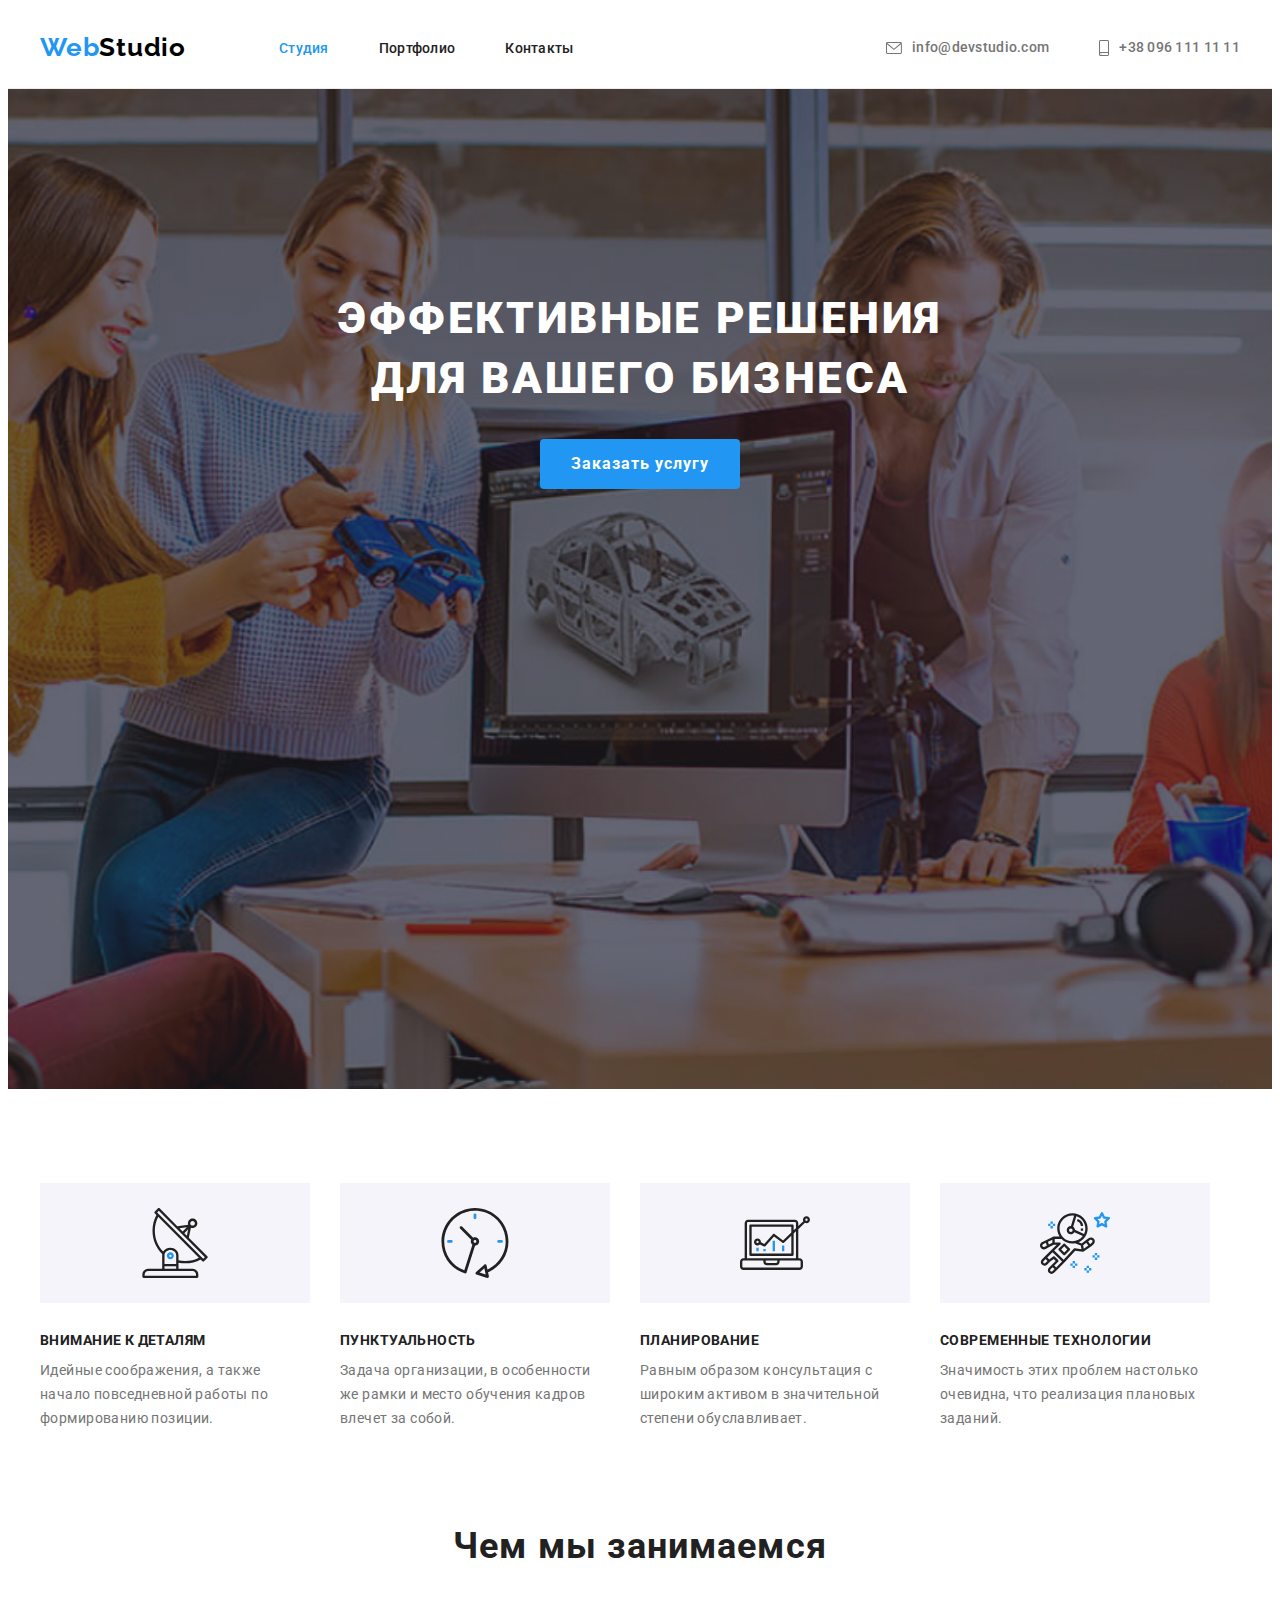
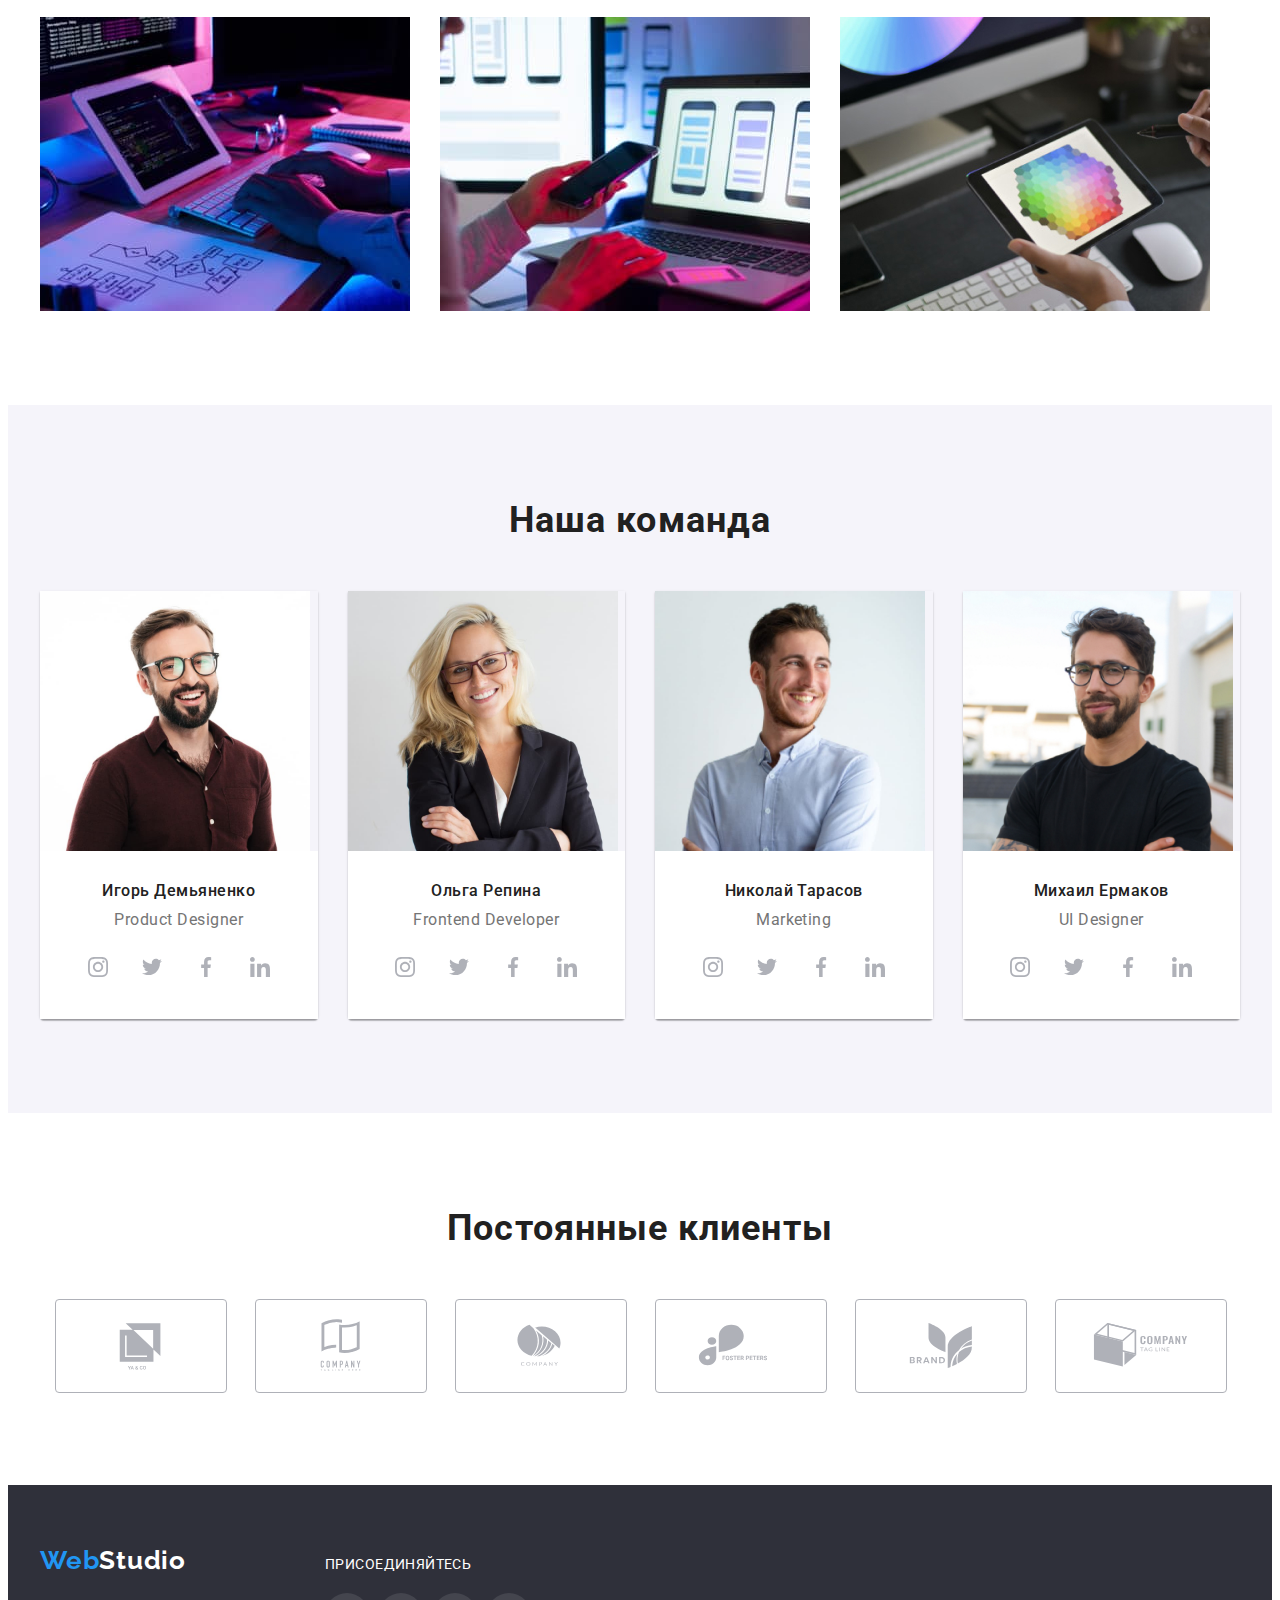
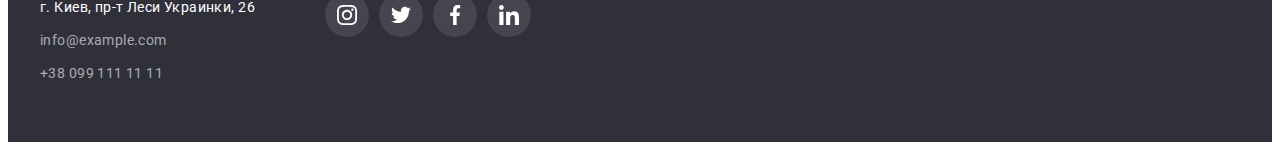
<file: index.html>
<!DOCTYPE html>
<html lang="ru">
  <head>
    <meta charset="UTF-8" />
    <meta http-equiv="X-UA-Compatible" content="IE=edge" />
    <meta name="viewport" content="width=device-width, initial-scale=1.0" />
    <link rel="preconnect" href="https://fonts.googleapis.com" />
    <link rel="preconnect" href="https://fonts.gstatic.com" crossorigin />
    <link
      href="https://fonts.googleapis.com/css2?family=Raleway:wght@700&family=Roboto:wght@400;500;700;900&display=swap"
      rel="stylesheet"
    />
    <title>Студія</title>
    <link
      rel="stylesheet"
      href="https://cdnjs.cloudflare.com/ajax/libs/modern-normalize/1.1.0/modern-normalize.min.css"
      integrity="sha512-wpPYUAdjBVSE4KJnH1VR1HeZfpl1ub8YT/NKx4PuQ5NmX2tKuGu6U/JRp5y+Y8XG2tV+wKQpNHVUX03MfMFn9Q=="
      crossorigin="anonymous"
      referrerpolicy="no-referrer"
    />
    <link rel="stylesheet" href="./css/styles.css" />
  </head>
  <body>
    <header class="header">
      <div class="container">
        <div class="header-logo">
          <a href="#" lang="en" class="header-logo-first logo"
            >Web<span class="header-logo-last logo">Studio</span>
          </a>
        </div>
        <nav class="header-nav">
          <ul class="header-list list">
            <li class="header-item"><a href="" class="header-link link corent">Студия</a></li>
            <li class="header-item">
              <a href="./portfolio.html" class="header-link link">Портфолио</a>
            </li>
            <li class="header-item"><a href="" class="header-link link">Контакты</a></li>
          </ul>
        </nav>
        <div class="header-connect">
          <a href="mailto:info@devstudio.com" class="header-mail link">
            <svg class="header-mail-icon" width="16" height="12">
              <use href="./images/icons.svg#icon-leter"></use></svg
            >info@devstudio.com
          </a>
          <a href="tel:+380961111111" class="header-tel link">
            <svg class="header-tel-icon" width="10" height="16">
              <use href="./images/icons.svg#icon-smartphone"></use></svg
            >+38 096 111 11 11</a
          >
        </div>
      </div>
    </header>
    <main class="main">
      <section class="main-caption">
        <div class="container">
          <h1 class="main-caption-title">Эффективные решения для вашего бизнеса</h1>
          <button type="button" class="main-caption-btn">Заказать услугу</button>
        </div>
      </section>
      <!-- Особенности-->
      <section class="features">
        <div class="container">
          <ul class="features-list list">
            <li class="features-item">
              <div class="features-icon">
                <svg class="features-icon-svg" width="70" height="70">
                  <use href="./images/icons.svg#icon-antenna"></use>
                </svg>
              </div>
              <h3 class="features-title">Внимание к деталям</h3>
              <p class="features-text">
                Идейные соображения, а также начало повседневной работы по формированию позиции.
              </p>
            </li>
            <li class="features-item">
              <div class="features-icon">
                <svg class="features-icon-svg" width="70" height="70">
                  <use href="./images/icons.svg#icon-clock"></use>
                </svg>
              </div>
              <h3 class="features-title">Пунктуальность</h3>
              <p class="features-text">
                Задача организации, в особенности же рамки и место обучения кадров влечет за собой.
              </p>
            </li>
            <li class="features-item">
              <div class="features-icon">
                <svg class="features-icon-svg" width="70" height="70">
                  <use href="./images/icons.svg#icon-diagram"></use>
                </svg>
              </div>
              <h3 class="features-title">Планирование</h3>
              <p class="features-text">
                Равным образом консультация с широким активом в значительной степени обуславливает.
              </p>
            </li>
            <li class="features-item">
              <div class="features-icon">
                <svg class="features-icon-svg" width="70" height="70">
                  <use href="./images/icons.svg#icon-astronaut"></use>
                </svg>
              </div>
              <h3 class="features-title">Современные технологии</h3>
              <p class="features-text">
                Значимость этих проблем настолько очевидна, что реализация плановых заданий.
              </p>
            </li>
          </ul>
        </div>
      </section>
      <!--Чем мы занимаемся-->
      <section class="product">
        <div class="container">
          <h2 class="product-title">Чем мы занимаемся</h2>
          <ul class="product-list list">
            <li class="product-item">
              <img src="./images/code.jpg" alt="Написание кода" width="370" />
            </li>
            <li class="product-item">
              <img src="./images/design.jpg" alt="Дизайна страницы" width="370" />
            </li>
            <li class="product-item">
              <img src="./images/palette.jpg" alt="Цветовая гамма" width="370" />
            </li>
          </ul>
        </div>
      </section>
      <!--Наша команда-->
      <section class="team">
        <div class="container">
          <h2 class="team-title">Наша команда</h2>
          <ul class="team-list list">
            <li class="team-item">
              <img src="./images/team/yhor_demianenko.jpg" alt="Product Designer" width="270" />
              <div class="team-info">
                <h3 class="team-hero">Игорь Демьяненко</h3>
                <p class="team-position">Product Designer</p>
                <ul class="team-soc-list list">
                  <li class="team-soc-item">
                    <a href="" class="team-soc-link link">
                      <svg class="team-soc-icon" width="20" height="20">
                        <use href="./images/icons.svg#icon-instagram"></use>
                      </svg>
                    </a>
                  </li>
                  <li class="team-soc-item">
                    <a href="" class="team-soc-link link">
                      <svg class="team-soc-icon" width="20" height="20">
                        <use href="./images/icons.svg#icon-twitter"></use>
                      </svg>
                    </a>
                  </li>
                  <li class="team-soc-item">
                    <a href="" class="team-soc-link link">
                      <svg class="team-soc-icon" width="20" height="20">
                        <use href="./images/icons.svg#icon-facebook"></use>
                      </svg>
                    </a>
                  </li>
                  <li class="team-soc-item">
                    <a href="" class="team-soc-link link">
                      <svg class="team-soc-icon" width="20" height="20">
                        <use href="./images/icons.svg#icon-linkedin"></use>
                      </svg>
                    </a>
                  </li>
                </ul>
              </div>
            </li>
            <li class="team-item">
              <img src="./images/team/olha_repyna.jpg" alt="Frontend Developer" width="270" />
              <div class="team-info">
                <h3 class="team-hero">Ольга Репина</h3>
                <p class="team-position">Frontend Developer</p>
                <ul class="team-soc-list list">
                  <li class="team-soc-item">
                    <a href="" class="team-soc-link link">
                      <svg class="team-soc-icon" width="20" height="20">
                        <use href="./images/icons.svg#icon-instagram"></use>
                      </svg>
                    </a>
                  </li>
                  <li class="team-soc-item">
                    <a href="" class="team-soc-link link">
                      <svg class="team-soc-icon" width="20" height="20">
                        <use href="./images/icons.svg#icon-twitter"></use>
                      </svg>
                    </a>
                  </li>
                  <li class="team-soc-item">
                    <a href="" class="team-soc-link link">
                      <svg class="team-soc-icon" width="20" height="20">
                        <use href="./images/icons.svg#icon-facebook"></use>
                      </svg>
                    </a>
                  </li>
                  <li class="team-soc-item">
                    <a href="" class="team-soc-link link">
                      <svg class="team-soc-icon" width="20" height="20">
                        <use href="./images/icons.svg#icon-linkedin"></use>
                      </svg>
                    </a>
                  </li>
                </ul>
              </div>
            </li>
            <li class="team-item">
              <img src="./images/team/nykolai_tarasov.jpg" alt="Marketing" width="270" />
              <div class="team-info">
                <h3 class="team-hero">Николай Тарасов</h3>
                <p class="team-position">Marketing</p>
                <ul class="team-soc-list list">
                  <li class="team-soc-item">
                    <a href="" class="team-soc-link link">
                      <svg class="team-soc-icon" width="20" height="20">
                        <use href="./images/icons.svg#icon-instagram"></use>
                      </svg>
                    </a>
                  </li>
                  <li class="team-soc-item">
                    <a href="" class="team-soc-link link">
                      <svg class="team-soc-icon" width="20" height="20">
                        <use href="./images/icons.svg#icon-twitter"></use>
                      </svg>
                    </a>
                  </li>
                  <li class="team-soc-item">
                    <a href="" class="team-soc-link link">
                      <svg class="team-soc-icon" width="20" height="20">
                        <use href="./images/icons.svg#icon-facebook"></use>
                      </svg>
                    </a>
                  </li>
                  <li class="team-soc-item">
                    <a href="" class="team-soc-link link">
                      <svg class="team-soc-icon" width="20" height="20">
                        <use href="./images/icons.svg#icon-linkedin"></use>
                      </svg>
                    </a>
                  </li>
                </ul>
              </div>
            </li>
            <li class="team-item">
              <img src="./images/team/mykhayl_ermakov.jpg" alt="UI Designer" width="270" />
              <div class="team-info">
                <h3 class="team-hero">Михаил Ермаков</h3>
                <p class="team-position">UI Designer</p>
                <ul class="team-soc-list list">
                  <li class="team-soc-item">
                    <a href="" class="team-soc-link link">
                      <svg class="team-soc-icon" width="20" height="20">
                        <use href="./images/icons.svg#icon-instagram"></use>
                      </svg>
                    </a>
                  </li>
                  <li class="team-soc-item">
                    <a href="" class="team-soc-link link">
                      <svg class="team-soc-icon" width="20" height="20">
                        <use href="./images/icons.svg#icon-twitter"></use>
                      </svg>
                    </a>
                  </li>
                  <li class="team-soc-item">
                    <a href="" class="team-soc-link link">
                      <svg class="team-soc-icon" width="20" height="20">
                        <use href="./images/icons.svg#icon-facebook"></use>
                      </svg>
                    </a>
                  </li>
                  <li class="team-soc-item">
                    <a href="" class="team-soc-link link">
                      <svg class="team-soc-icon" width="20" height="20">
                        <use href="./images/icons.svg#icon-linkedin"></use>
                      </svg>
                    </a>
                  </li>
                </ul>
              </div>
            </li>
          </ul>
        </div>
      </section>
      <!--Постоянные клиенты-->
      <section class="client">
        <div class="container">
          <h2 class="client-title">Постоянные клиенты</h2>
          <ul class="client-list list">
            <li class="client-icon-item">
              <a href="" class="client-icon-link link">
                <svg class="client-icon" width="106" height="60">
                  <use href="./images/icons.svg#icon-client-1"></use>
                </svg>
              </a>
            </li>
            <li class="client-icon-item">
              <a href="" class="client-icon-link link">
                <svg class="client-icon" width="106" height="60">
                  <use href="./images/icons.svg#icon-client-2"></use>
                </svg>
              </a>
            </li>
            <li class="client-icon-item">
              <a href="" class="client-icon-link link">
                <svg class="client-icon" width="106" height="60">
                  <use href="./images/icons.svg#icon-client-3"></use>
                </svg>
              </a>
            </li>
            <li class="client-icon-item">
              <a href="" class="client-icon-link link">
                <svg class="client-icon" width="106" height="60">
                  <use href="./images/icons.svg#icon-client-4"></use>
                </svg>
              </a>
            </li>
            <li class="client-icon-item">
              <a href="" class="client-icon-link link">
                <svg class="client-icon" width="106" height="60">
                  <use href="./images/icons.svg#icon-client-5"></use>
                </svg>
              </a>
            </li>
            <li class="client-icon-item">
              <a href="" class="client-icon-link link">
                <svg class="client-icon" width="106" height="60">
                  <use href="./images/icons.svg#icon-client-6"></use>
                </svg>
              </a>
            </li>
          </ul>
        </div>
      </section>
    </main>
    <footer class="footer">
      <div class="container footer-content">
        <div class="footer-adres">
          <div class="footer-logo">
            <a href="" lang="en" class="footer-logo-first logo"
              >Web<span class="footer-logo-last logo">Studio</span></a
            >
          </div>
          <address>
            <ul class="footer-list list">
              <li class="footer-item">
                <a
                  href="https://goo.gl/maps/DeC35b75bu3zq8Ak8"
                  target="_blank"
                  rel="noopener noreferrer"
                  class="footer-adress link"
                  >г. Киев, пр-т Леси Украинки, 26</a
                >
              </li>
              <li class="footer-item">
                <a href="mailto:info@example.com" class="footer-mail link">info@example.com</a>
              </li>
              <li class="footer-item">
                <a href="tel:+380991111111" class="footer-tel link">+38 099 111 11 11</a>
              </li>
            </ul>
          </address>
        </div>
        <div class="footer-soc-network">
          <p class="footer-soc-title">присоединяйтесь</p>
          <ul class="footer-soc-list list">
            <li class="footer-soc-item">
              <a href="" class="footer-soc-link link">
                <svg class="footer-soc-icon" width="20" height="20">
                  <use href="./images/icons.svg#icon-instagram"></use>
                </svg>
              </a>
            </li>
            <li class="footer-soc-item">
              <a href="" class="footer-soc-link link">
                <svg class="footer-soc-icon" width="20" height="20">
                  <use href="./images/icons.svg#icon-twitter"></use>
                </svg>
              </a>
            </li>
            <li class="footer-soc-item">
              <a href="" class="footer-soc-link link">
                <svg class="footer-soc-icon" width="20" height="20">
                  <use href="./images/icons.svg#icon-facebook"></use>
                </svg>
              </a>
            </li>
            <li class="footer-soc-item">
              <a href="" class="footer-soc-link link">
                <svg class="footer-soc-icon" width="20" height="20">
                  <use href="./images/icons.svg#icon-linkedin"></use>
                </svg>
              </a>
            </li>
          </ul>
        </div>
      </div>
    </footer>
  </body>
</html>
</file>
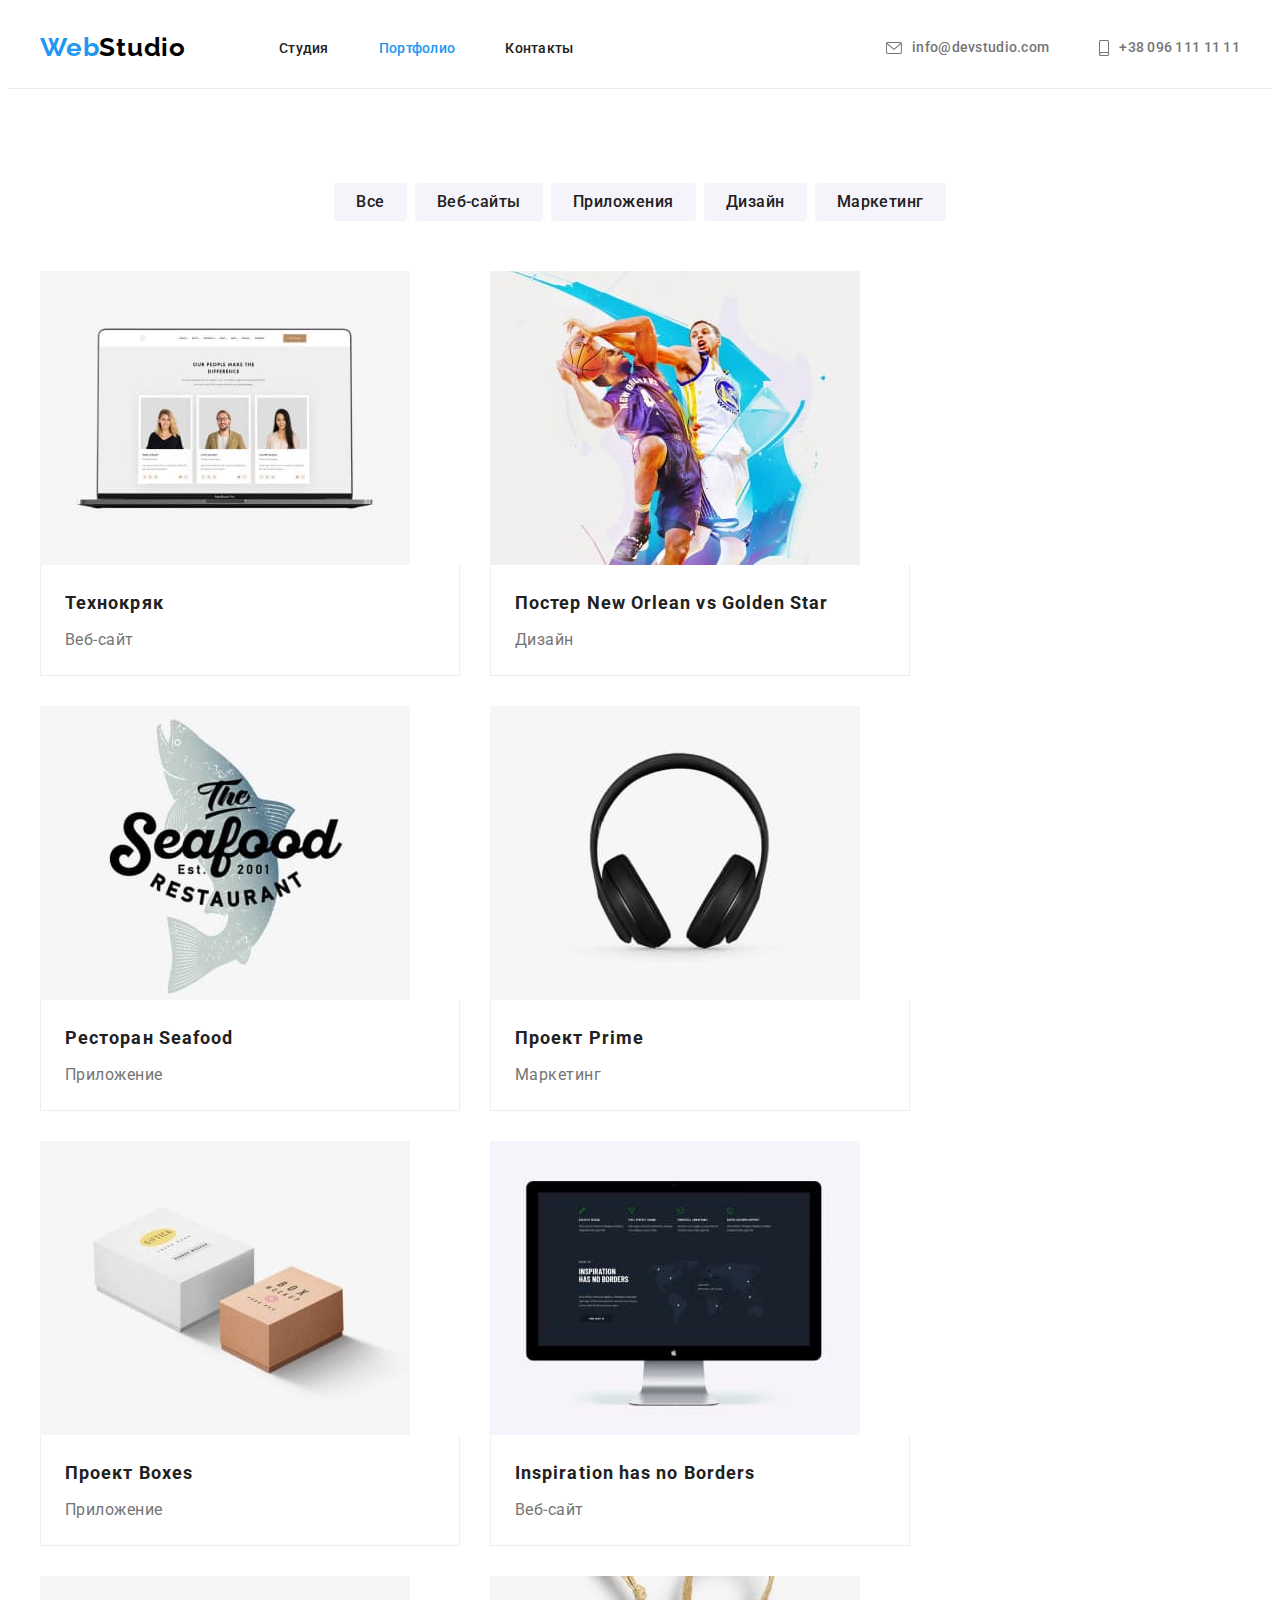
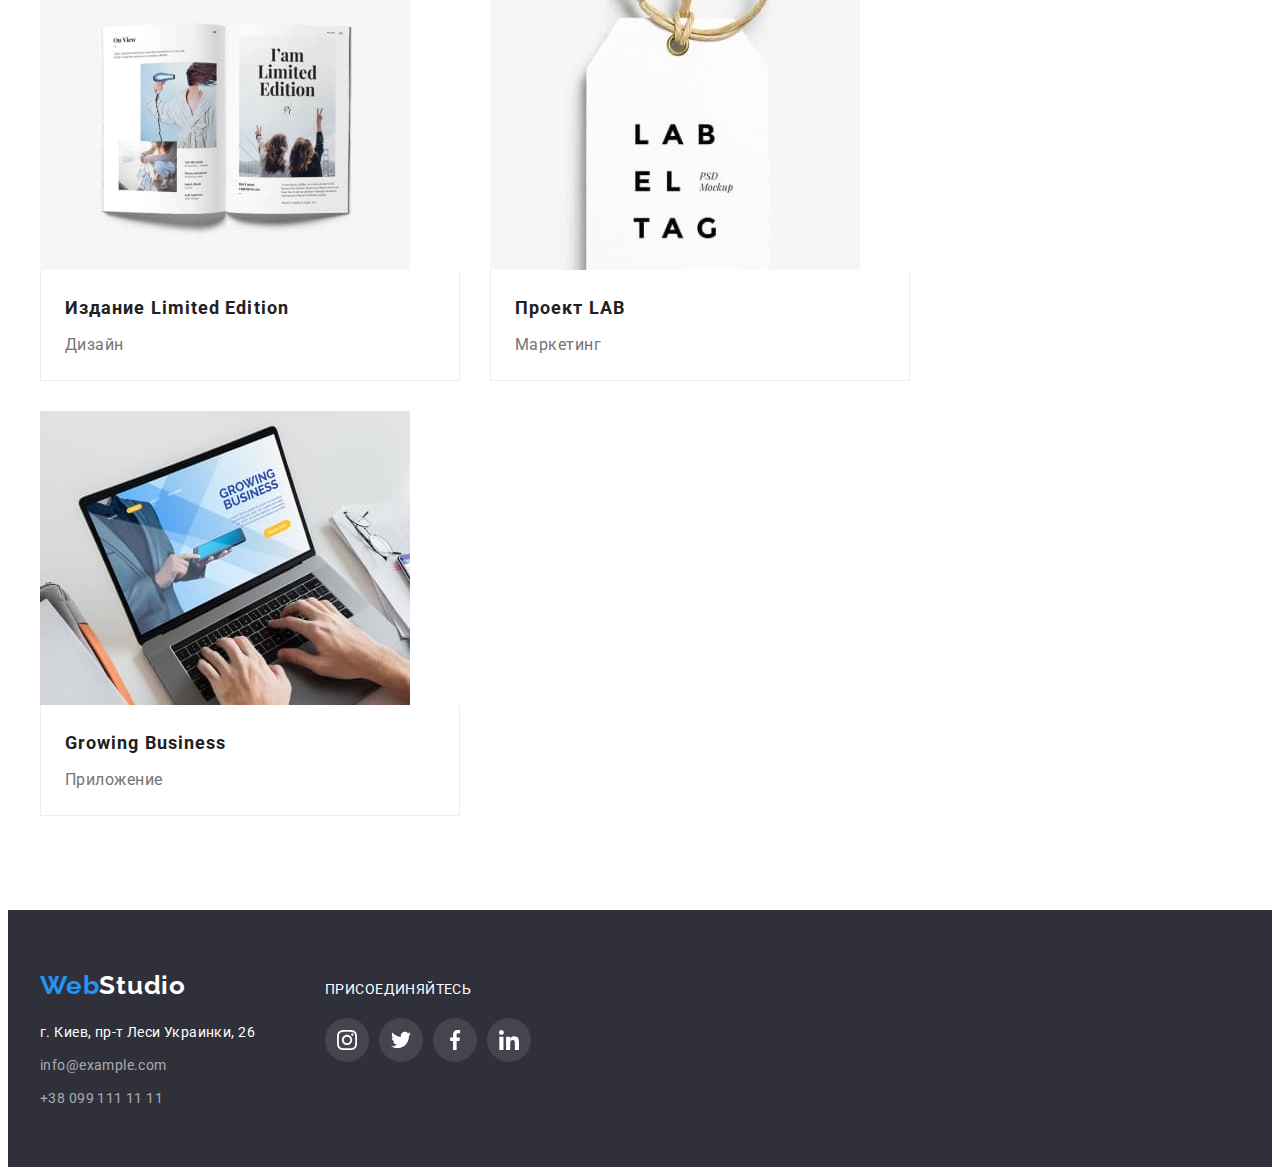
<file: portfolio.html>
<!DOCTYPE html>
<html lang="ru">
  <head>
    <meta charset="UTF-8" />
    <meta http-equiv="X-UA-Compatible" content="IE=edge" />
    <meta name="viewport" content="width=device-width, initial-scale=1.0" />
    <link rel="preconnect" href="https://fonts.googleapis.com" />
    <link rel="preconnect" href="https://fonts.gstatic.com" crossorigin />
    <link
      href="https://fonts.googleapis.com/css2?family=Raleway:wght@700&family=Roboto:wght@400;500;700;900&display=swap"
      rel="stylesheet"
    />
    <title>Портфоліо</title>
    <link
      rel="stylesheet"
      href="https://cdnjs.cloudflare.com/ajax/libs/modern-normalize/1.1.0/modern-normalize.min.css"
      integrity="sha512-wpPYUAdjBVSE4KJnH1VR1HeZfpl1ub8YT/NKx4PuQ5NmX2tKuGu6U/JRp5y+Y8XG2tV+wKQpNHVUX03MfMFn9Q=="
      crossorigin="anonymous"
      referrerpolicy="no-referrer"
    />
    <link rel="stylesheet" href="./css/styles.css" />
  </head>
  <body>
    <header class="header">
      <div class="container header-container">
        <div class="header-logo">
          <a href="#" lang="en" class="header-logo-first logo"
            >Web<span class="header-logo-last logo">Studio</span>
          </a>
        </div>
        <nav class="header-nav">
          <ul class="header-list list">
            <li class="header-item">
              <a href="./index.html" class="header-link link">Студия</a>
            </li>
            <li class="header-item">
              <a href="./portfolio.html" class="header-link link corent">Портфолио</a>
            </li>
            <li class="header-item"><a href="" class="header-link link">Контакты</a></li>
          </ul>
        </nav>
        <div class="header-connect">
          <a href="mailto:info@devstudio.com" class="header-mail link">
            <svg class="header-mail-icon" width="16" height="12">
              <use href="./images/icons.svg#icon-leter"></use></svg
            >info@devstudio.com
          </a>
          <a href="tel:+380961111111" class="header-tel link">
            <svg class="header-tel-icon" width="10" height="16">
              <use href="./images/icons.svg#icon-smartphone"></use></svg
            >+38 096 111 11 11</a
          >
        </div>
      </div>
    </header>
    <main>
      <section class="main-portfolio">
        <div class="container">
          <h1 class="visually-hidden">Портфолио</h1>
          <ul class="portfolio-btn-list list">
            <li class="portfolio-btn-item">
              <button type="button" class="main-portfoli-btn">Все</button>
            </li>
            <li class="portfolio-btn-item">
              <button type="button" class="main-portfoli-btn">Веб-сайты</button>
            </li>
            <li class="portfolio-btn-item">
              <button type="button" class="main-portfoli-btn">Приложения</button>
            </li>
            <li class="portfolio-btn-item">
              <button type="button" class="main-portfoli-btn">Дизайн</button>
            </li>
            <li class="portfolio-btn-item">
              <button type="button" class="main-portfoli-btn">Маркетинг</button>
            </li>
          </ul>
          <ul class="main-portfolio-list list">
            <li class="main-portfolio-item">
              <img src="./images/portfolio/portfolio1.jpg" alt="Ноутбук" width="370" />
              <div class="portfolio-info">
                <h2 class="portfolio-title">Технокряк</h2>
                <p class="portfolio-text">Веб-сайт</p>
              </div>
            </li>
            <li class="main-portfolio-item">
              <img src="./images/portfolio/portfolio2.jpg" alt="Баскетболисты" width="370" />
              <div class="portfolio-info">
                <h2 class="portfolio-title">Постер New Orlean vs Golden Star</h2>
                <p class="portfolio-text">Дизайн</p>
              </div>
            </li>
            <li class="main-portfolio-item">
              <img src="./images/portfolio/portfolio3.jpg" alt="Лого бренда" width="370" />
              <div class="portfolio-info">
                <h2 class="portfolio-title">Ресторан Seafood</h2>
                <p class="portfolio-text">Приложение</p>
              </div>
            </li>
            <li class="main-portfolio-item">
              <img src="./images/portfolio/portfolio4.jpg" alt="Наушники" width="370" />
              <div class="portfolio-info">
                <h2 class="portfolio-title">Проект Prime</h2>
                <p class="portfolio-text">Маркетинг</p>
              </div>
            </li>
            <li class="main-portfolio-item">
              <img src="./images/portfolio/portfolio5.jpg" alt="Две коробки" width="370" />
              <div class="portfolio-info">
                <h2 class="portfolio-title">Проект Boxes</h2>
                <p class="portfolio-text">Приложение</p>
              </div>
            </li>
            <li class="main-portfolio-item">
              <img src="./images/portfolio/portfolio6.jpg" alt="Монитор" width="370" />
              <div class="portfolio-info">
                <h2 class="portfolio-title">Inspiration has no Borders</h2>
                <p class="portfolio-text">Веб-сайт</p>
              </div>
            </li>
            <li class="main-portfolio-item">
              <img src="./images/portfolio/portfolio7.jpg" alt="Журнал" width="370" />
              <div class="portfolio-info">
                <h2 class="portfolio-title">Издание Limited Edition</h2>
                <p class="portfolio-text">Дизайн</p>
              </div>
            </li>
            <li class="main-portfolio-item">
              <img src="./images/portfolio/portfolio8.jpg" alt="Бирка" width="370" />
              <div class="portfolio-info">
                <h2 class="portfolio-title">Проект LAB</h2>
                <p class="portfolio-text">Маркетинг</p>
              </div>
            </li>
            <li class="main-portfolio-item">
              <img
                src="./images/portfolio/portfolio9.jpg"
                alt="Ноутбук с наименованием компании на мониторе"
                width="370"
              />
              <div class="portfolio-info">
                <h2 class="portfolio-title">Growing Business</h2>
                <p class="portfolio-text">Приложение</p>
              </div>
            </li>
          </ul>
        </div>
      </section>
    </main>
    <footer class="footer">
      <div class="container footer-content">
        <div class="footer-adres">
          <div class="footer-logo">
            <a href="" lang="en" class="footer-logo-first logo"
              >Web<span class="footer-logo-last logo">Studio</span></a
            >
          </div>
          <address>
            <ul class="footer-list list">
              <li class="footer-item">
                <a
                  href="https://goo.gl/maps/DeC35b75bu3zq8Ak8"
                  target="_blank"
                  rel="noopener noreferrer"
                  class="footer-adress link"
                  >г. Киев, пр-т Леси Украинки, 26</a
                >
              </li>
              <li class="footer-item">
                <a href="mailto:info@example.com" class="footer-mail link">info@example.com</a>
              </li>
              <li class="footer-item">
                <a href="tel:+380991111111" class="footer-tel link">+38 099 111 11 11</a>
              </li>
            </ul>
          </address>
        </div>
        <div class="footer-soc-network">
          <p class="footer-soc-title">присоединяйтесь</p>
          <ul class="footer-soc-list list">
            <li class="footer-soc-item">
              <a href="" class="footer-soc-link link">
                <svg class="footer-soc-icon" width="20" height="20">
                  <use href="./images/icons.svg#icon-instagram"></use>
                </svg>
              </a>
            </li>
            <li class="footer-soc-item">
              <a href="" class="footer-soc-link link">
                <svg class="footer-soc-icon" width="20" height="20">
                  <use href="./images/icons.svg#icon-twitter"></use>
                </svg>
              </a>
            </li>
            <li class="footer-soc-item">
              <a href="" class="footer-soc-link link">
                <svg class="footer-soc-icon" width="20" height="20">
                  <use href="./images/icons.svg#icon-facebook"></use>
                </svg>
              </a>
            </li>
            <li class="footer-soc-item">
              <a href="" class="footer-soc-link link">
                <svg class="footer-soc-icon" width="20" height="20">
                  <use href="./images/icons.svg#icon-linkedin"></use>
                </svg>
              </a>
            </li>
          </ul>
        </div>
      </div>
    </footer>
  </body>
</html>
</file>
<file: css/styles.css>
:root {
  --title-text-color: #212121;
  --main-text-color: #757575;
  --second-text-color: #ffffff;
  --accent-color: #2196f3;
}

body {
  font-family: 'Roboto', sans-serif;
  /* background-color: #E5E5E5; */
}

p,
h1,
h2,
h3,
h4,
h5,
h6 {
  margin: 0;
}

ul {
  margin: 0;
  padding-left: 0;
}

.header {
  background: #ffffff;
}

.list {
  list-style: none;
}

.link {
  text-decoration: none;
}

img {
  display: block;
}

.container {
  width: 1200px;
  margin: 0 auto;
  padding-left: 15px;
  padding-right: 15px;
}

/*---------------LOGO---------------*/
.logo {
  font-family: 'Raleway', sans-serif;
  font-weight: 700;
  font-size: 26px;
  line-height: 1.19;
  letter-spacing: 0.03em;
  text-decoration: none;
}

.header-logo-first {
  color: var(--accent-color);
}

.header-logo-last {
  color: #000000;
}

.header-logo {
  padding-top: 24px;
  padding-bottom: 25px;
  margin-right: 93px;
}

/*---------------HEADER---------------*/

.header {
  border-bottom: 1px solid #ececec;
}

.header .container {
  display: flex;
  align-items: center;
}

.header-connect {
  margin-left: auto;
  display: flex;
  align-items: center;
}

.header-link:hover,
.header-link:focus {
  color: var(--accent-color);
}

.header-link {
  color: var(--title-text-color);
}

.header-list {
  display: flex;
}

.header-item:not(:last-child) {
  margin-right: 50px;
}

.header-link.corent {
  color: var(--accent-color);
}

.header-link,
.header-mail,
.header-tel {
  font-weight: 500;
  font-size: 14px;
  line-height: 1.14;
  letter-spacing: 0.02em;
}

.header-mail:hover,
.header-mail:focus,
.header-tel:hover,
.header-tel:focus {
  color: var(--accent-color);
}
.header-mail,
.header-tel {
  display: flex;
  align-items: center;
  color: var(--main-text-color);
}

.header-mail {
  margin-right: 50px;
}
.header-mail-icon {
  fill: currentColor;
  margin-right: 10px;
}
.header-tel-icon {
  fill: currentColor;
  margin-right: 10px;
}

/*---------------MAIN-CAPTION---------------*/

.main-caption {
  max-width: 1600px;
  height: 600px;
  margin: 0 auto;
  background-color: #2f303a;
  background-image: linear-gradient(rgba(47, 48, 58, 0.4), rgba(47, 48, 58, 0.4)),
    url(../images/team-work.jpg);
  background-position: center;
  background-repeat: no-repeat;
  background-size: cover;
  padding-top: 200px;
  padding-bottom: 200px;
}

.main-caption-title {
  width: 696px;
  margin: auto;
  font-weight: 900;
  font-size: 44px;
  line-height: 1.36;
  text-align: center;
  letter-spacing: 0.06em;
  text-transform: uppercase;
  color: var(--second-text-color);
  margin-bottom: 30px;
}

.main-caption-btn {
  min-width: 200px;
  height: 50px;
  border-radius: 4px;
  margin: 0 auto;
  border: none;

  font-family: inherit;
  font-weight: 700;
  font-size: 16px;
  line-height: 1.88;
  display: flex;
  align-items: center;
  justify-content: center;
  letter-spacing: 0.06em;
  color: var(--second-text-color);
  background-color: var(--accent-color);
  cursor: pointer;
}

/*---------------MAIN-FEATURES---------------*/

.features {
  padding-top: 94px;
  padding-bottom: 94px;
}
.features-list {
  display: flex;
}
.features-item + .features-item {
  margin-left: 30px;
}

.features-item {
  max-width: 270px;
}

.features-icon {
  display: flex;
  align-items: center;
  justify-content: center;
  width: 270px;
  height: 120px;
  background: #f5f4fa;
  margin-bottom: 30px;
}
.features-icon-svg {
  border-radius: 4px;
}

.features-title {
  margin-bottom: 10px;
  font-size: 14px;
  line-height: 1.14;
  letter-spacing: 0.03em;
  text-transform: uppercase;
  color: var(--title-text-color);
}

.features-text {
  font-size: 14px;
  line-height: 1.71;
  letter-spacing: 0.03em;
  color: var(--main-text-color);
}

/*---------------PRODUCT---------------*/

.product {
  padding-bottom: 94px;
}
.product-title {
  margin-bottom: 50px;
  font-size: 36px;
  line-height: 1.17;
  text-align: center;
  letter-spacing: 0.03em;
  color: var(--title-text-color);
}

.product-item + .product-item {
  margin-left: 30px;
}
.product-list {
  display: flex;
}

/*---------------TEAM---------------*/
.team {
  padding-top: 94px;
  padding-bottom: 94px;
  background-color: #f5f4fa;
}
.team-title {
  margin-bottom: 50px;
  font-size: 36px;
  line-height: 1.17;
  text-align: center;
  letter-spacing: 0.03em;
  color: var(--title-text-color);
}

.team-hero {
  font-weight: 500;
  font-size: 16px;
  line-height: 1.19;
  /* text-align: center; */
  letter-spacing: 0.03em;
  color: var(--title-text-color);
  margin-bottom: 10px;
}

.team-position {
  font-size: 16px;
  line-height: 1.19;
  /* text-align: center; */
  letter-spacing: 0.03em;
  color: var(--main-text-color);
}

.team-info {
  padding-top: 30px;
  padding-bottom: 30px;
  text-align: center;
  background-color: var(--second-text-color);
}

.team-list {
  display: flex;
  margin-left: -30px;
}

.team-item {
  flex-basis: calc(100% / 3 - 30px);
  margin-left: 30px;
}
.team-item {
  box-shadow: 0px 1px 3px rgba(0, 0, 0, 0.12), 0px 1px 1px rgba(0, 0, 0, 0.14),
    0px 2px 1px rgba(0, 0, 0, 0.2);
  border-radius: 0px 0px 4px 4px;
}

.team-soc-list {
  display: flex;
  margin-top: 16px;
  justify-content: center;
}

.team-soc-item {
  width: 44px;
  height: 44px;
  margin-left: 10px;
}

.team-soc-item:first-child {
  margin-left: 0;
}

.team-soc-link {
  display: flex;
  align-items: center;
  justify-content: center;
  width: 100%;
  height: 100%;
  border-radius: 50%;
  color: #afb1b8;
}

.team-soc-icon {
  fill: currentColor;
}

.team-soc-link:hover,
.team-soc-link:focus {
  background-color: var(--accent-color);
  color: var(--second-text-color);
}

/*--------------client----------------*/

.client {
  padding: 94px 0;
}

.client-title {
  margin-bottom: 50px;
  font-size: 36px;
  line-height: 1.17;
  text-align: center;
  letter-spacing: 0.03em;
  color: var(--title-text-color);
}

.client-list {
  display: flex;
  justify-content: center;
}

.client-icon-item {
  width: 170px;
  height: 92px;
  margin-right: 30px;
}

.client-icon-item:last-child {
  margin-right: 0;
}

.client-icon-link {
  display: flex;
  align-items: center;
  justify-content: center;
  width: 100%;
  height: 100%;
  color: #afb1b8;
  border: 1px solid #afb1b8;
  border-radius: 4px;
}

.client-icon {
  fill: currentColor;
}

.client-icon-link:hover,
.client-icon-link:focus {
  border-color: var(--accent-color);
  color: var(--accent-color);
}

/*---------------FOOTER---------------*/

.footer {
  background: #2f303a;
  padding-top: 60px;
  padding-bottom: 56px;
}

.footer-logo {
  margin-bottom: 20px;
}
.footer-logo-first {
  color: var(--accent-color);
}

.footer-logo-last {
  color: var(--second-text-color);
}

.footer-item:not(:last-child) {
  margin-bottom: 9px;
}

.footer-adress {
  font-style: normal;
  font-size: 14px;
  line-height: 1.71;
  letter-spacing: 0.03em;
  color: var(--second-text-color);
}

.footer-mail,
.footer-tel {
  font-style: normal;
  font-size: 14px;
  line-height: 1.71;
  letter-spacing: 0.03em;
  color: rgba(255, 255, 255, 0.6);
}

.footer-adress:hover,
.footer-adress:focus,
.footer-mail:hover,
.footer-mail:focus,
.footer-tel:hover,
.footer-tel:focus {
  color: var(--accent-color);
}

.footer-content {
  display: flex;
}

.footer-soc-network {
  margin-left: 70px;
  margin-top: 12px;
}

.footer-soc-title {
  font-size: 14px;
  line-height: 1.14;
  letter-spacing: 0.03em;
  text-transform: uppercase;
  color: var(--second-text-color);
  align-items: unset;
}
.footer-soc-list {
  display: flex;
  margin-top: 20px;
}

.footer-soc-item {
  width: 44px;
  height: 44px;
  margin-left: 10px;
}

.footer-soc-item:first-child {
  margin-left: 0;
}

.footer-soc-link {
  display: flex;
  align-items: center;
  justify-content: center;
  width: 100%;
  height: 100%;
  border-radius: 50%;
  color: var(--second-text-color);
  background-color: rgba(255, 255, 255, 0.1);
}

.footer-soc-icon {
  fill: currentColor;
}

.footer-soc-link:hover,
.footer-soc-link:focus {
  background-color: var(--accent-color);
  color: var(--second-text-color);
}

/*---------------PORTFOLIO-MAIN---------------*/

.visually-hidden {
  position: absolute;
  white-space: nowrap;
  width: 1px;
  height: 1px;
  overflow: hidden;
  border: 0;
  padding: 0;
  clip: rect(0 0 0 0);
  clip-path: inset(50%);
  margin: -1px;
}

.main-portfolio {
  padding-top: 94px;
  padding-bottom: 94px;
}

.portfolio-btn-list {
  display: flex;
  justify-content: center;
  margin-bottom: 50px;
}
.portfolio-btn-item:not(:last-child) {
  margin-right: 8px;
}

.main-portfoli-btn {
  border-radius: 4px;
  padding: 6px 22px;

  font-family: inherit;
  font-weight: 500;
  font-size: 16px;
  line-height: 1.62;
  text-align: center;
  letter-spacing: 0.03em;
  color: var(--title-text-color);
  background-color: #f5f4fa;
  cursor: pointer;
  border: none;
}

.main-portfoli-btn:hover,
.main-portfoli-btn:focus {
  color: var(--second-text-color);
  background-color: var(--accent-color);
  box-shadow: 0px 3px 1px rgba(0, 0, 0, 0.1), 0px 1px 2px rgba(0, 0, 0, 0.08),
    0px 2px 2px rgba(0, 0, 0, 0.12);
}

.portfolio-info {
  padding: 20px 24px;
  width: 370px;
  border-bottom: 1px solid #eeeeee;
  border-left: 1px solid #eeeeee;
  border-right: 1px solid #eeeeee;
  background-color: var(--second-text-color);
}
.portfolio-title {
  font-size: 18px;
  line-height: 2;
  letter-spacing: 0.06em;
  color: var(--title-text-color);
  margin-bottom: 4px;
}

.portfolio-text {
  font-size: 16px;
  line-height: 1.88;
  letter-spacing: 0.03em;
  color: var(--main-text-color);
}

.main-portfolio-list {
  display: flex;
  flex-wrap: wrap;
  margin: -15px;
}

.main-portfolio-item {
  flex-basis: calc((100% - 90px) / 3);
  margin: 15px;
}

.main-portfolio-item:focus,
.main-portfolio-item:hover {
  box-shadow: 0px 1px 1px rgba(0, 0, 0, 0.12), 0px 4px 4px rgba(0, 0, 0, 0.06),
    1px 4px 6px rgba(0, 0, 0, 0.16);
  cursor: pointer;
}
</file>
